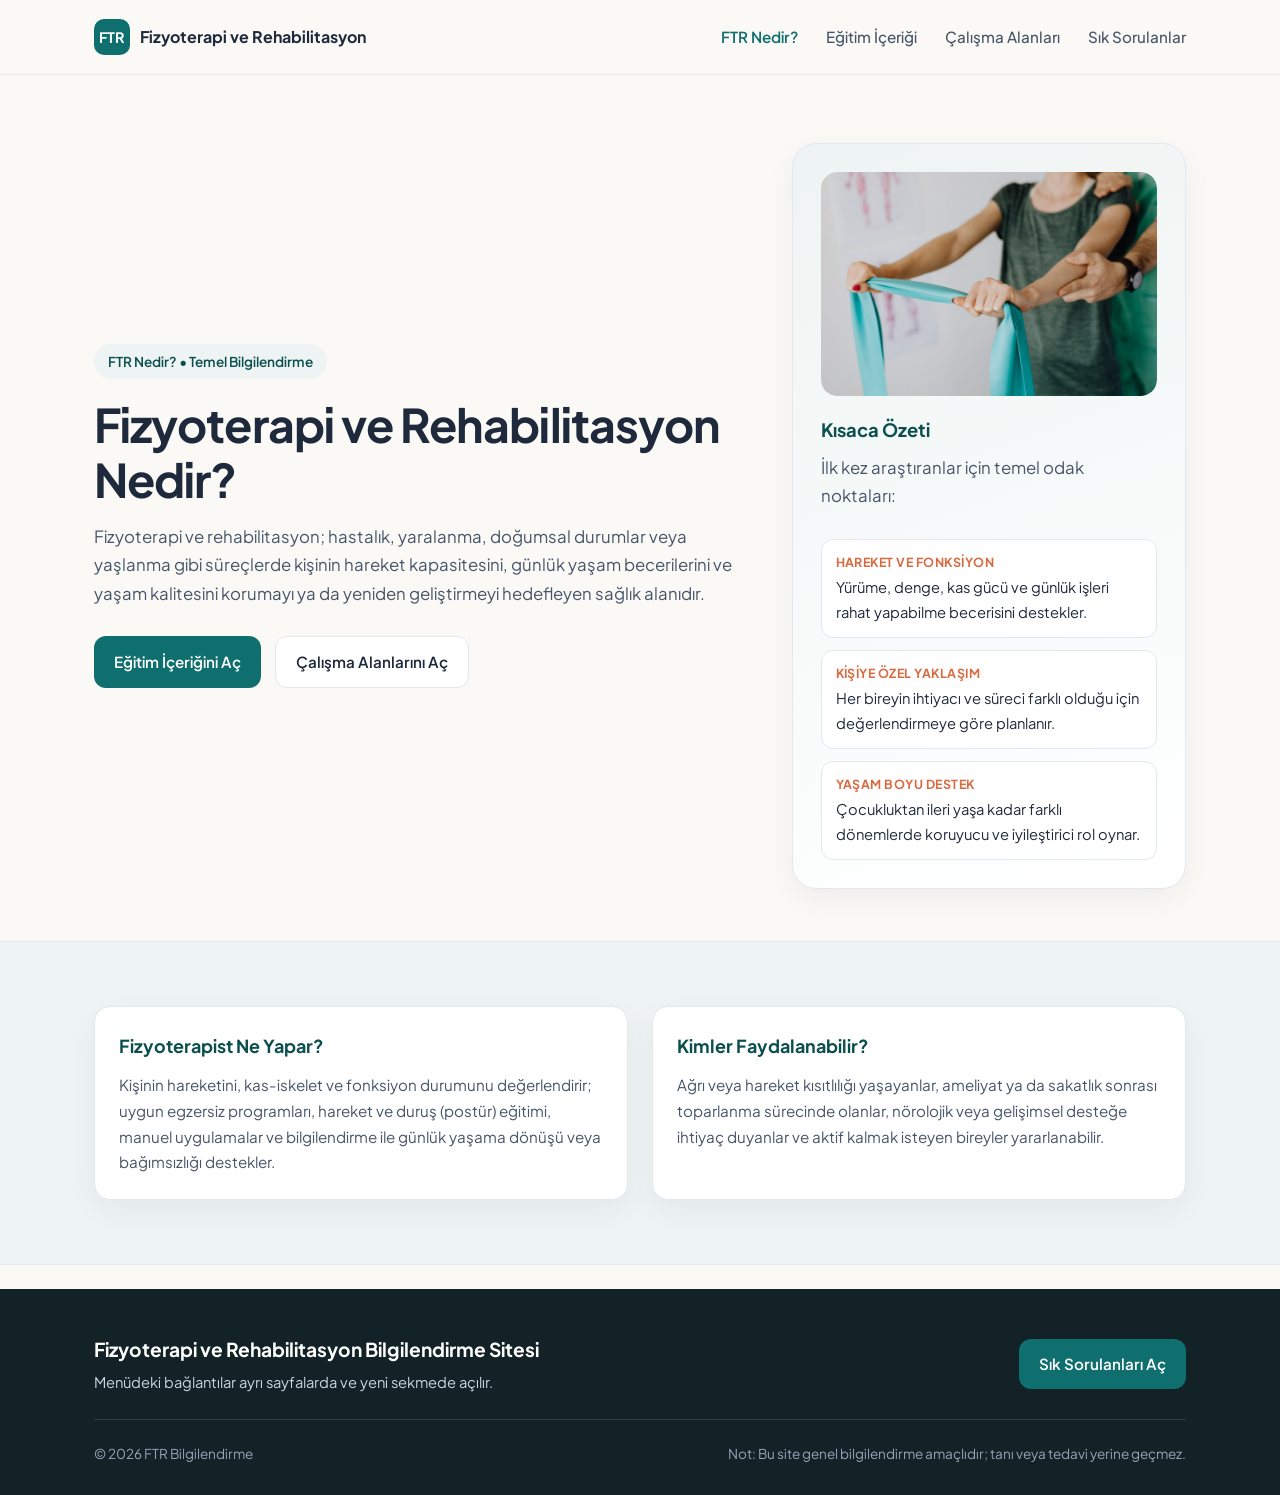
<file: index.html>
<!DOCTYPE html>
<html lang="tr">
<head>
  <meta charset="UTF-8" />
  <meta name="viewport" content="width=device-width, initial-scale=1.0" />
  <title>Fizyoterapi ve Rehabilitasyon | FTR Nedir?</title>
  <link rel ="icon" href ="images/FTR.png" type ="image/x-icon">
  <link rel="preconnect" href="https://fonts.googleapis.com" />
  <link rel="preconnect" href="https://fonts.gstatic.com" crossorigin />
  <link href="https://fonts.googleapis.com/css2?family=Plus+Jakarta+Sans:wght@400;500;600;700&display=swap" rel="stylesheet" />
  <link rel="stylesheet" href="style.css" />
  <script src="script.js" defer></script>
</head>
<body>
  <header>
    <div class="container nav-wrap">
      <a href="index.html" class="brand">
        <span class="brand-mark">FTR</span>
        <span>Fizyoterapi ve Rehabilitasyon</span>
      </a>

      <button class="menu-toggle" id="menuToggle" aria-label="Menüyü aç veya kapat" aria-expanded="false">
        ☰
      </button>

      <nav id="mainNav">
        <ul>
          <li><a href="index.html" class="active">FTR Nedir?</a></li>
          <li><a href="egitim.html" >Eğitim İçeriği</a></li>
          <li><a href="alanlar.html" >Çalışma Alanları</a></li>
          <li><a href="sss.html" >Sık Sorulanlar</a></li>
        </ul>
      </nav>
    </div>
  </header>

  <main>
    <!-- FTR Nedir? — Sade ve Anlaşılır Ana Sayfa -->
    <section class="hero">
      <div class="container hero-grid">
        <div>
          <span class="eyebrow">FTR Nedir? • Temel Bilgilendirme</span>
          <h1>Fizyoterapi ve Rehabilitasyon Nedir?</h1>
          <p>
            Fizyoterapi ve rehabilitasyon; hastalık, yaralanma, doğumsal durumlar veya yaşlanma gibi süreçlerde kişinin hareket kapasitesini, günlük yaşam becerilerini ve yaşam kalitesini korumayı ya da yeniden geliştirmeyi hedefleyen sağlık alanıdır.
          </p>
          <div class="btn-group">
            <a href="egitim.html" target="_blank" rel="noopener noreferrer" class="btn btn-primary">Eğitim İçeriğini Aç</a>
            <a href="alanlar.html" target="_blank" rel="noopener noreferrer" class="btn btn-secondary">Çalışma Alanlarını Aç</a>
          </div>
        </div>

        <aside class="hero-card" aria-label="Temel özet ve görsel">
          <figure class="media-box media-hero">
            <img src="images/ftr6.jpg" alt="Fizyoterapi ve rehabilitasyon sürecinde hareket ve değerlendirme anı" />
          </figure>
          <h2>Kısaca Özeti</h2>
          <p class="card-intro">
            İlk kez araştıranlar için temel odak noktaları:
          </p>
          <ul class="hero-pillars">
            <li>
              <span>Hareket ve Fonksiyon</span>
              Yürüme, denge, kas gücü ve günlük işleri rahat yapabilme becerisini destekler.
            </li>
            <li>
              <span>Kişiye Özel Yaklaşım</span>
              Her bireyin ihtiyacı ve süreci farklı olduğu için değerlendirmeye göre planlanır.
            </li>
            <li>
              <span>Yaşam Boyu Destek</span>
              Çocukluktan ileri yaşa kadar farklı dönemlerde koruyucu ve iyileştirici rol oynar.
            </li>
          </ul>
        </aside>
      </div>
    </section>

    <section class="soft-band">
      <div class="container">
        <div class="two-col">
          <div class="info-box">
            <h3>Fizyoterapist Ne Yapar?</h3>
            <p>
              Kişinin hareketini, kas-iskelet ve fonksiyon durumunu değerlendirir; uygun egzersiz programları, hareket ve duruş (postür) eğitimi, manuel uygulamalar ve bilgilendirme ile günlük yaşama dönüşü veya bağımsızlığı destekler.
            </p>
          </div>

          <div class="info-box">
            <h3>Kimler Faydalanabilir?</h3>
            <p>
              Ağrı veya hareket kısıtlılığı yaşayanlar, ameliyat ya da sakatlık sonrası toparlanma sürecinde olanlar, nörolojik veya gelişimsel desteğe ihtiyaç duyanlar ve aktif kalmak isteyen bireyler yararlanabilir.
            </p>
          </div>
        </div>
      </div>
    </section>
  </main>

  <footer>
    <div class="container">
      <div class="footer-top">
        <div>
          <h3>Fizyoterapi ve Rehabilitasyon Bilgilendirme Sitesi</h3>
          <p>Menüdeki bağlantılar ayrı sayfalarda ve yeni sekmede açılır.</p>
        </div>
        <a href="sss.html" class="btn btn-primary">Sık Sorulanları Aç</a>
      </div>

      <div class="footer-bottom">
        <span>© <span id="year"></span> FTR Bilgilendirme</span>
        <span>Not: Bu site genel bilgilendirme amaçlıdır; tanı veya tedavi yerine geçmez.</span>
      </div>
    </div>
  </footer>
</body>
</html>
</file>
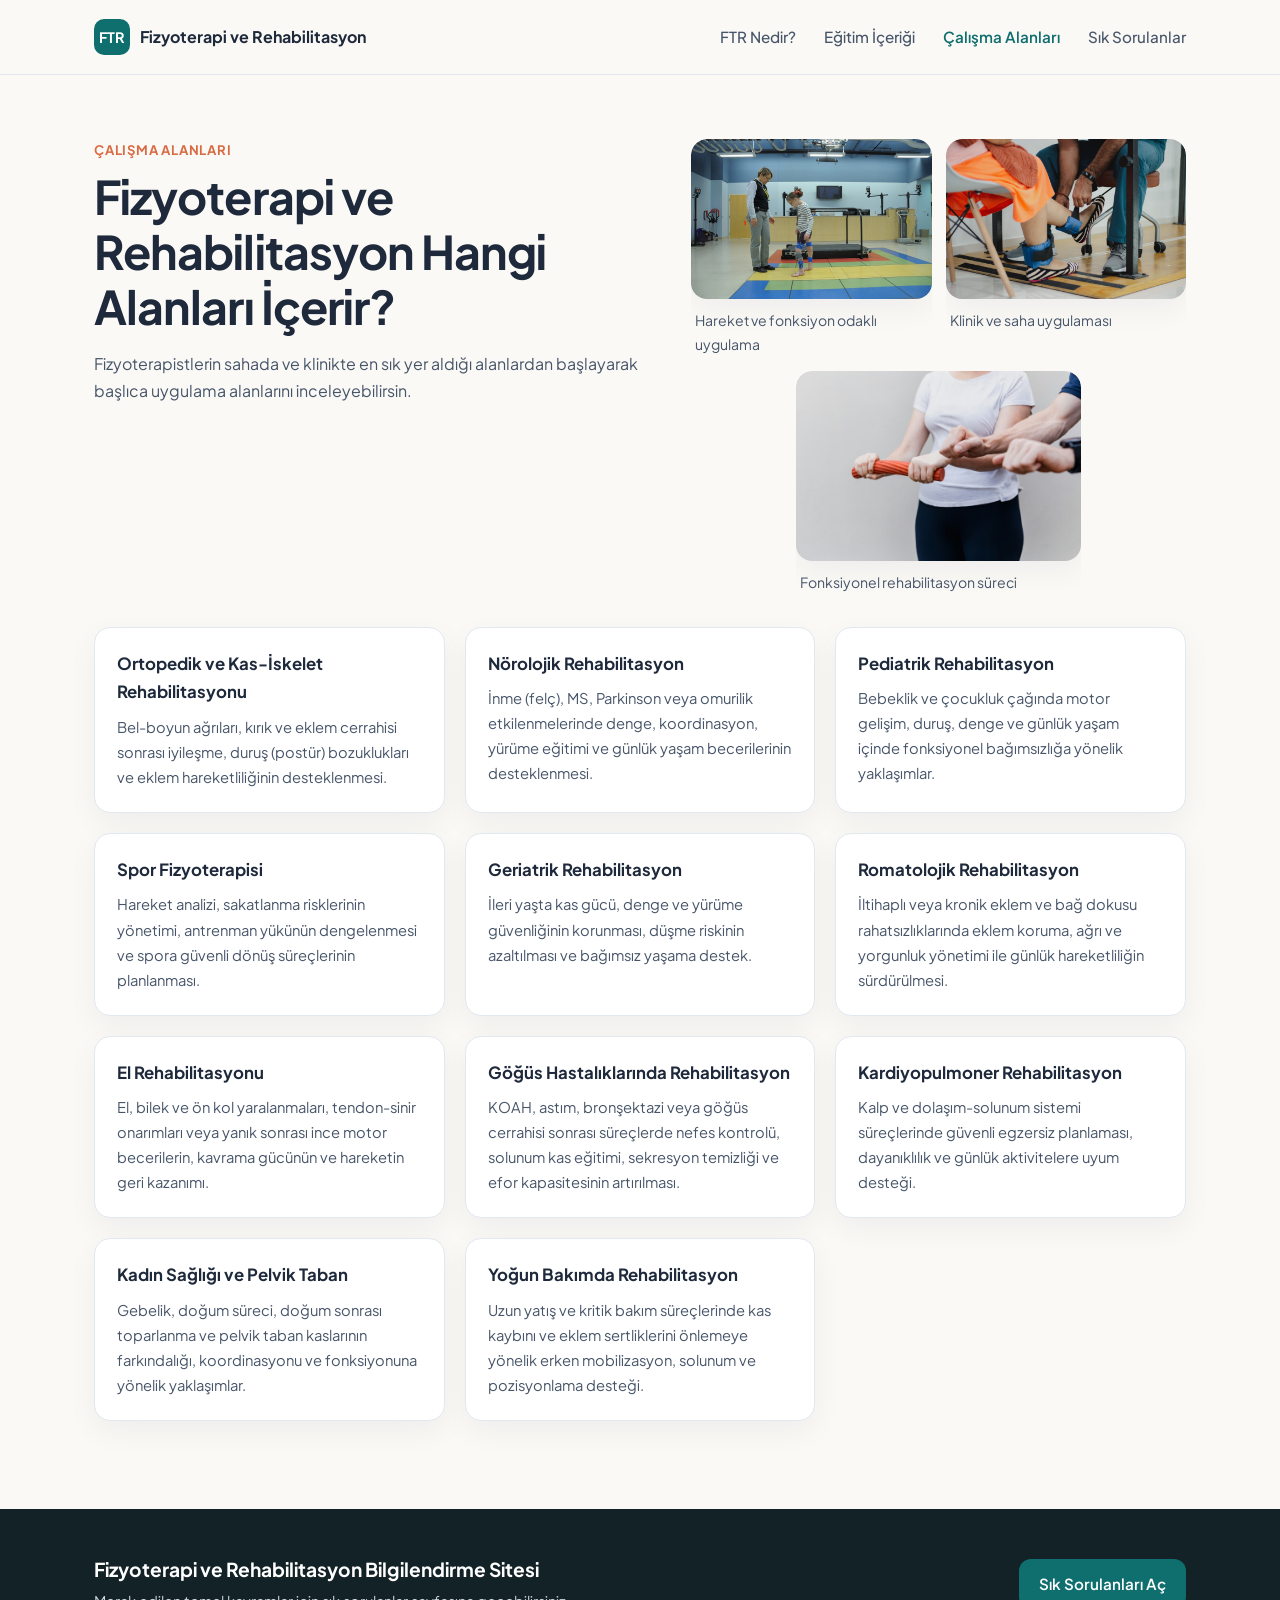
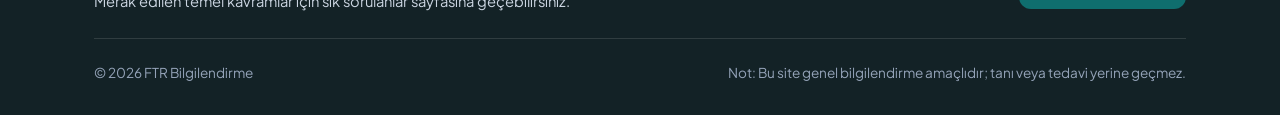
<file: alanlar.html>
<!DOCTYPE html>
<html lang="tr">
<head>
  <meta charset="UTF-8" />
  <meta name="viewport" content="width=device-width, initial-scale=1.0" />
  <title>Çalışma Alanları | Fizyoterapi ve Rehabilitasyon</title>
  <link rel ="icon" href ="images/FTR.png" type ="image/x-icon">
  <link rel="preconnect" href="https://fonts.googleapis.com" />
  <link rel="preconnect" href="https://fonts.gstatic.com" crossorigin />
  <link href="https://fonts.googleapis.com/css2?family=Plus+Jakarta+Sans:wght@400;500;600;700&display=swap" rel="stylesheet" />
  <link rel="stylesheet" href="style.css" />
  <script src="script.js" defer></script>
</head>
<body>
  <header>
    <div class="container nav-wrap">
      <a href="index.html" class="brand">
        <span class="brand-mark">FTR</span>
        <span>Fizyoterapi ve Rehabilitasyon</span>
      </a>

      <button class="menu-toggle" id="menuToggle" aria-label="Menüyü aç veya kapat" aria-expanded="false">
        ☰
      </button>

      <nav id="mainNav">
        <ul>
          <li><a href="index.html" >FTR Nedir?</a></li>
          <li><a href="egitim.html" >Eğitim İçeriği</a></li>
          <li><a href="alanlar.html" class="active">Çalışma Alanları</a></li>
          <li><a href="sss.html" >Sık Sorulanlar</a></li>
        </ul>
      </nav>
    </div>
  </header>

  <main>
    <section>
      <div class="container">
        <div class="alanlar-top">
          <div class="alanlar-intro section-header">
            <span class="section-tag">Çalışma Alanları</span>
            <h1 class="page-title">Fizyoterapi ve Rehabilitasyon Hangi Alanları İçerir?</h1>
            <p class="section-desc">
              Fizyoterapistlerin sahada ve klinikte en sık yer aldığı alanlardan başlayarak başlıca uygulama alanlarını inceleyebilirsin.
            </p>
          </div>

          <aside class="alanlar-gallery" aria-label="Çalışma alanlarından görseller">
            <figure class="media-box">
              <img src="images/ftr4.jpg" alt="Fizyoterapi ve rehabilitasyon uygulama alanlarından hareket desteği sahnesi" />
              <figcaption>Hareket ve fonksiyon odaklı uygulama</figcaption>
            </figure>

            <figure class="media-box">
              <img src="images/ftr1.jpg" alt="Çalışma alanları görseli 2" />
              <figcaption>Klinik ve saha uygulaması</figcaption>
            </figure>

            <figure class="media-box">
              <img src="images/ftr3.jpg" alt="Çalışma alanları görseli 3" />
              <figcaption>Fonksiyonel rehabilitasyon süreci</figcaption>
            </figure>
          </aside>
        </div>

        <div class="area-grid">
          <article class="area-card">
            <h3>Ortopedik ve Kas-İskelet Rehabilitasyonu</h3>
            <p>Bel-boyun ağrıları, kırık ve eklem cerrahisi sonrası iyileşme, duruş (postür) bozuklukları ve eklem hareketliliğinin desteklenmesi.</p>
          </article>

          <article class="area-card">
            <h3>Nörolojik Rehabilitasyon</h3>
            <p>İnme (felç), MS, Parkinson veya omurilik etkilenmelerinde denge, koordinasyon, yürüme eğitimi ve günlük yaşam becerilerinin desteklenmesi.</p>
          </article>

          <article class="area-card">
            <h3>Pediatrik Rehabilitasyon</h3>
            <p>Bebeklik ve çocukluk çağında motor gelişim, duruş, denge ve günlük yaşam içinde fonksiyonel bağımsızlığa yönelik yaklaşımlar.</p>
          </article>

          <article class="area-card">
            <h3>Spor Fizyoterapisi</h3>
            <p>Hareket analizi, sakatlanma risklerinin yönetimi, antrenman yükünün dengelenmesi ve spora güvenli dönüş süreçlerinin planlanması.</p>
          </article>

          <article class="area-card">
            <h3>Geriatrik Rehabilitasyon</h3>
            <p>İleri yaşta kas gücü, denge ve yürüme güvenliğinin korunması, düşme riskinin azaltılması ve bağımsız yaşama destek.</p>
          </article>

          <article class="area-card">
            <h3>Romatolojik Rehabilitasyon</h3>
            <p>İltihaplı veya kronik eklem ve bağ dokusu rahatsızlıklarında eklem koruma, ağrı ve yorgunluk yönetimi ile günlük hareketliliğin sürdürülmesi.</p>
          </article>

          <article class="area-card">
            <h3>El Rehabilitasyonu</h3>
            <p>El, bilek ve ön kol yaralanmaları, tendon-sinir onarımları veya yanık sonrası ince motor becerilerin, kavrama gücünün ve hareketin geri kazanımı.</p>
          </article>

          <article class="area-card">
            <h3>Göğüs Hastalıklarında Rehabilitasyon</h3>
            <p>KOAH, astım, bronşektazi veya göğüs cerrahisi sonrası süreçlerde nefes kontrolü, solunum kas eğitimi, sekresyon temizliği ve efor kapasitesinin artırılması.</p>
          </article>

          <article class="area-card">
            <h3>Kardiyopulmoner Rehabilitasyon</h3>
            <p>Kalp ve dolaşım-solunum sistemi süreçlerinde güvenli egzersiz planlaması, dayanıklılık ve günlük aktivitelere uyum desteği.</p>
          </article>

          <article class="area-card">
            <h3>Kadın Sağlığı ve Pelvik Taban</h3>
            <p>Gebelik, doğum süreci, doğum sonrası toparlanma ve pelvik taban kaslarının farkındalığı, koordinasyonu ve fonksiyonuna yönelik yaklaşımlar.</p>
          </article>

          <article class="area-card">
            <h3>Yoğun Bakımda Rehabilitasyon</h3>
            <p>Uzun yatış ve kritik bakım süreçlerinde kas kaybını ve eklem sertliklerini önlemeye yönelik erken mobilizasyon, solunum ve pozisyonlama desteği.</p>
          </article>
        </div>
      </div>
    </section>
  </main>

  <footer>
    <div class="container">
      <div class="footer-top">
        <div>
          <h3>Fizyoterapi ve Rehabilitasyon Bilgilendirme Sitesi</h3>
          <p>Merak edilen temel kavramlar için sık sorulanlar sayfasına geçebilirsiniz.</p>
        </div>
        <a href="sss.html" class="btn btn-primary">Sık Sorulanları Aç</a>
      </div>

      <div class="footer-bottom">
        <span>© <span id="year"></span> FTR Bilgilendirme</span>
        <span>Not: Bu site genel bilgilendirme amaçlıdır; tanı veya tedavi yerine geçmez.</span>
      </div>
    </div>
  </footer>
</body>
</html>
</file>
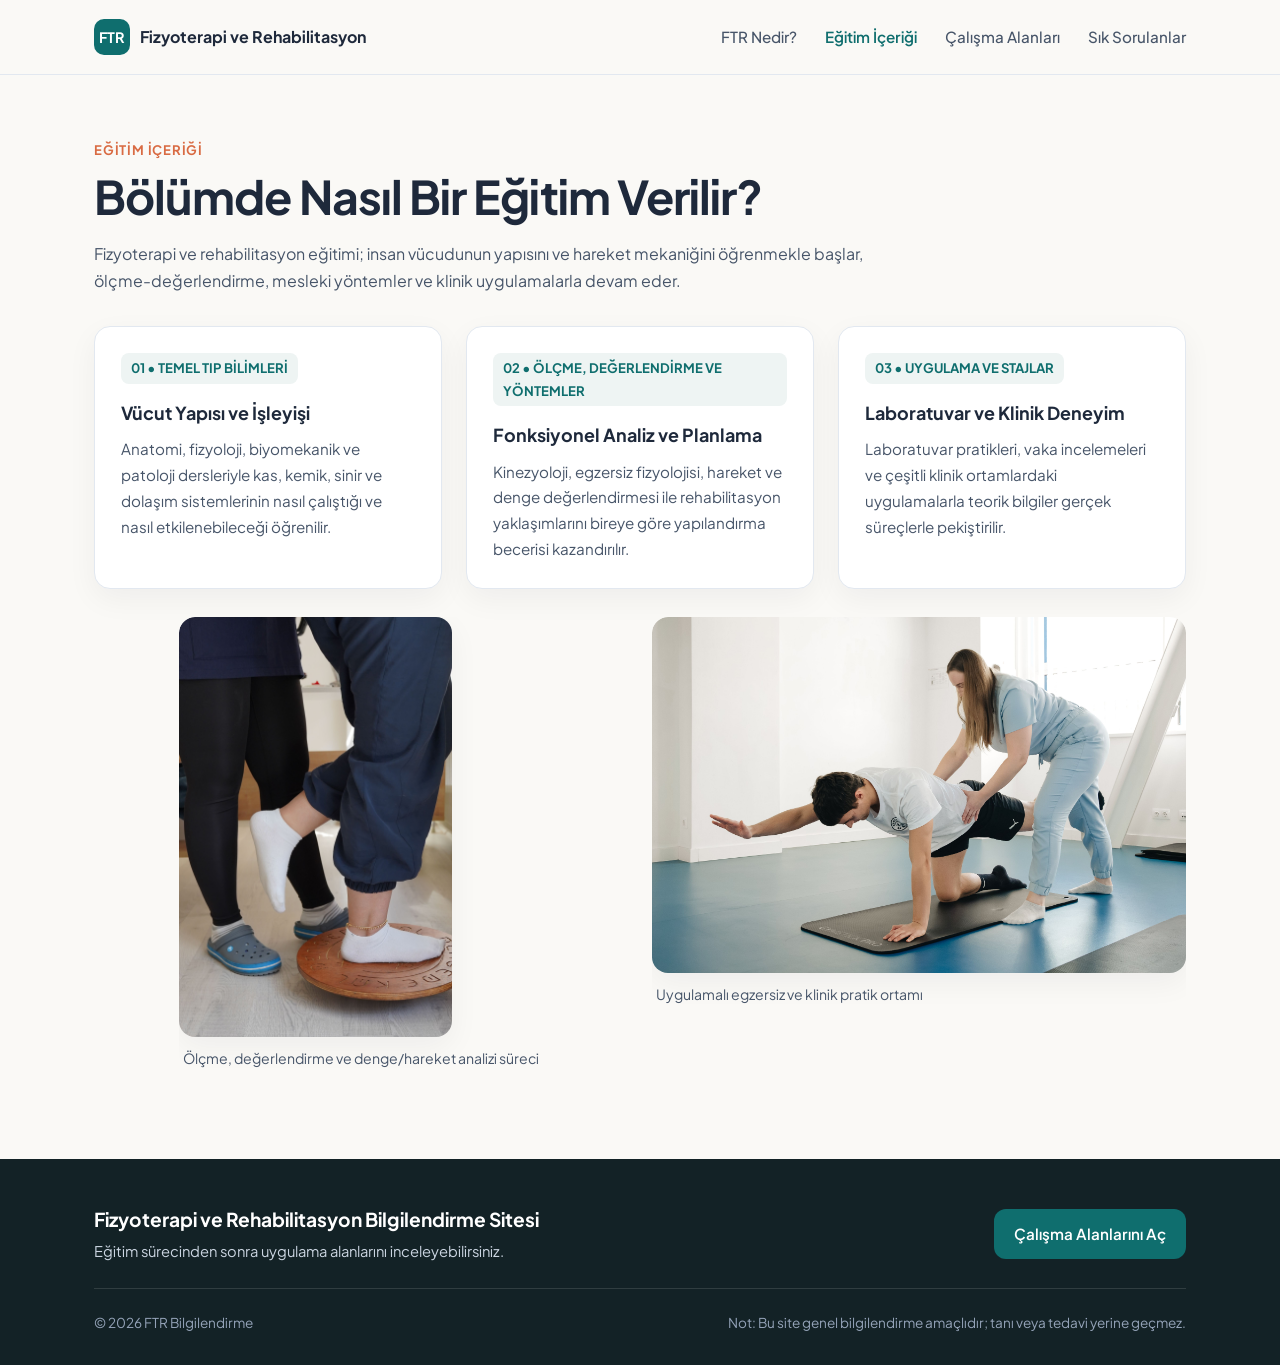
<file: egitim.html>
<!DOCTYPE html>
<html lang="tr">
<head>
  <meta charset="UTF-8" />
  <meta name="viewport" content="width=device-width, initial-scale=1.0" />
  <title>Eğitim İçeriği | Fizyoterapi ve Rehabilitasyon</title>
  <link rel ="icon" href ="images/FTR.png" type ="image/x-icon">
  <link rel="preconnect" href="https://fonts.googleapis.com" />
  <link rel="preconnect" href="https://fonts.gstatic.com" crossorigin />
  <link href="https://fonts.googleapis.com/css2?family=Plus+Jakarta+Sans:wght@400;500;600;700&display=swap" rel="stylesheet" />
  <link rel="stylesheet" href="style.css" />
  <script src="script.js" defer></script>
</head>
<body>
  <header>
    <div class="container nav-wrap">
      <a href="index.html" class="brand">
        <span class="brand-mark">FTR</span>
        <span>Fizyoterapi ve Rehabilitasyon</span>
      </a>

      <button class="menu-toggle" id="menuToggle" aria-label="Menüyü aç veya kapat" aria-expanded="false">
        ☰
      </button>

      <nav id="mainNav">
        <ul>
          <li><a href="index.html" >FTR Nedir?</a></li>
          <li><a href="egitim.html" class="active">Eğitim İçeriği</a></li>
          <li><a href="alanlar.html" >Çalışma Alanları</a></li>
          <li><a href="sss.html" >Sık Sorulanlar</a></li>
        </ul>
      </nav>
    </div>
  </header>

  <main>
    <section>
      <div class="container">
        <div class="section-header">
          <span class="section-tag">Eğitim İçeriği</span>
          <h1 class="page-title">Bölümde Nasıl Bir Eğitim Verilir?</h1>
          <p class="section-desc">
            Fizyoterapi ve rehabilitasyon eğitimi; insan vücudunun yapısını ve hareket mekaniğini öğrenmekle başlar, ölçme-değerlendirme, mesleki yöntemler ve klinik uygulamalarla devam eder.
          </p>
        </div>

        <div class="steps-grid">
          <div class="step-card">
            <span class="step-num">01 • TEMEL TIP BİLİMLERİ</span>
            <h3>Vücut Yapısı ve İşleyişi</h3>
            <p>
              Anatomi, fizyoloji, biyomekanik ve patoloji dersleriyle kas, kemik, sinir ve dolaşım sistemlerinin nasıl çalıştığı ve nasıl etkilenebileceği öğrenilir.
            </p>
          </div>

          <div class="step-card">
            <span class="step-num">02 • ÖLÇME, DEĞERLENDİRME VE YÖNTEMLER</span>
            <h3>Fonksiyonel Analiz ve Planlama</h3>
            <p>
              Kinezyoloji, egzersiz fizyolojisi, hareket ve denge değerlendirmesi ile rehabilitasyon yaklaşımlarını bireye göre yapılandırma becerisi kazandırılır.
            </p>
          </div>

          <div class="step-card">
            <span class="step-num">03 • UYGULAMA VE STAJLAR</span>
            <h3>Laboratuvar ve Klinik Deneyim</h3>
            <p>
              Laboratuvar pratikleri, vaka incelemeleri ve çeşitli klinik ortamlardaki uygulamalarla teorik bilgiler gerçek süreçlerle pekiştirilir.
            </p>
          </div>
        </div>

      <div class="media-strip">
        <figure class="media-box">
            <img src="images/ftr2.jpg" alt="Denge ve hareket değerlendirme çalışması" />
            <figcaption>Ölçme, değerlendirme ve denge/hareket analizi süreci</figcaption>
        </figure>

        <figure class="media-box">
            <img src="images/ftr5.jpg" alt="Uygulamalı egzersiz ve klinik çalışma ortamı" />
            <figcaption>Uygulamalı egzersiz ve klinik pratik ortamı</figcaption>
        </figure>
       </div>
      </div>
    </section>
  </main>

  <footer>
    <div class="container">
      <div class="footer-top">
        <div>
          <h3>Fizyoterapi ve Rehabilitasyon Bilgilendirme Sitesi</h3>
          <p>Eğitim sürecinden sonra uygulama alanlarını inceleyebilirsiniz.</p>
        </div>
        <a href="alanlar.html" class="btn btn-primary">Çalışma Alanlarını Aç</a>
      </div>

      <div class="footer-bottom">
        <span>© <span id="year"></span> FTR Bilgilendirme</span>
        <span>Not: Bu site genel bilgilendirme amaçlıdır; tanı veya tedavi yerine geçmez.</span>
      </div>
    </div>
  </footer>
</body>
</html>
</file>
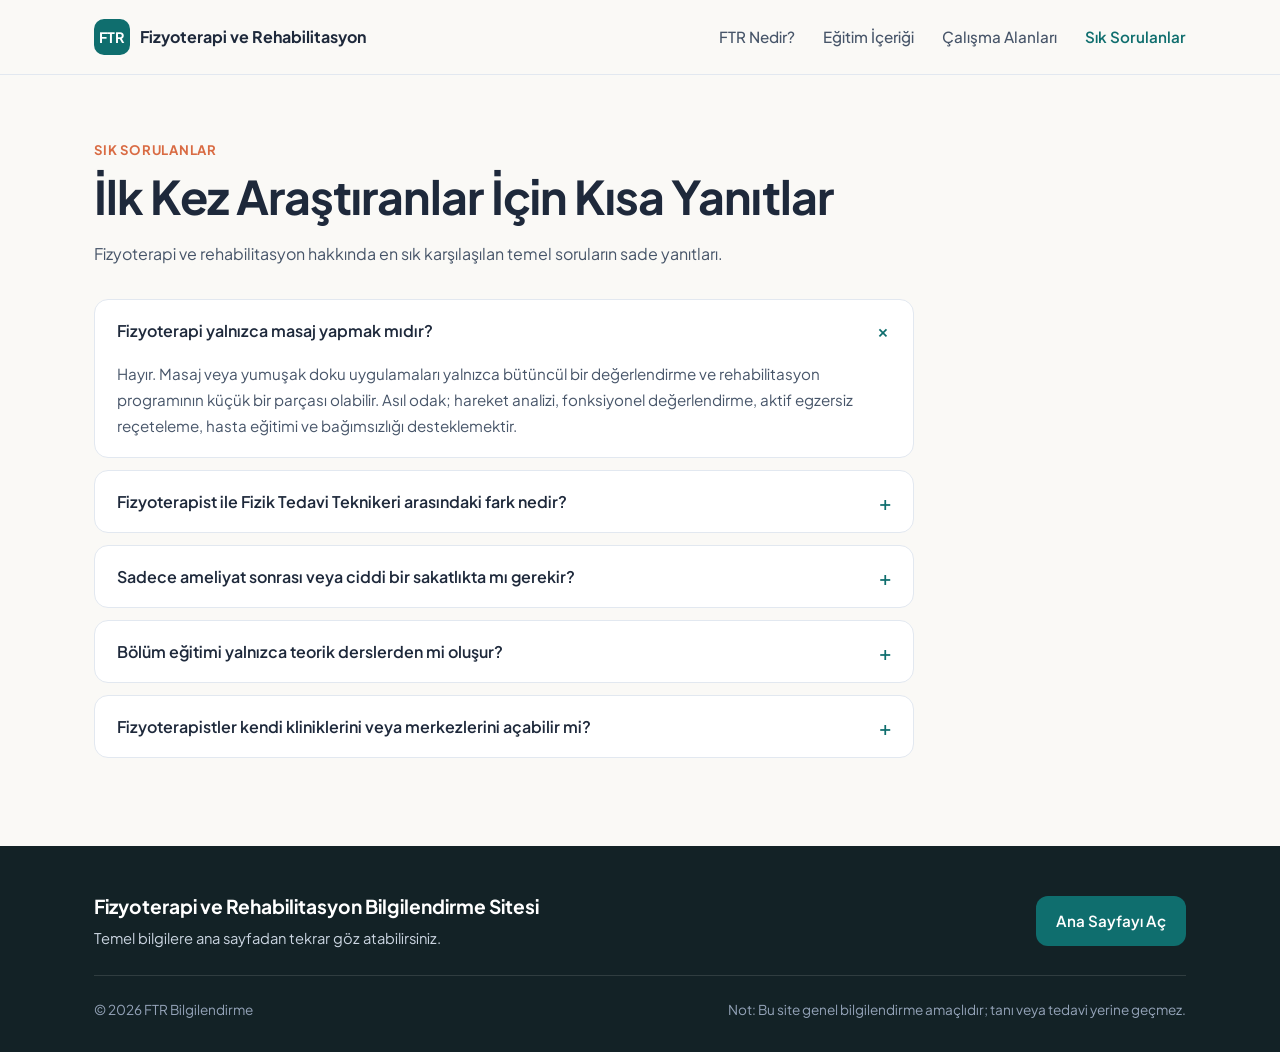
<file: sss.html>
<!DOCTYPE html>
<html lang="tr">
<head>
  <meta charset="UTF-8" />
  <meta name="viewport" content="width=device-width, initial-scale=1.0" />
  <title>Sık Sorulanlar | Fizyoterapi ve Rehabilitasyon</title>
  <link rel ="icon" href ="images/FTR.png" type ="image/x-icon">
  <link rel="preconnect" href="https://fonts.googleapis.com" />
  <link rel="preconnect" href="https://fonts.gstatic.com" crossorigin />
  <link href="https://fonts.googleapis.com/css2?family=Plus+Jakarta+Sans:wght@400;500;600;700&display=swap" rel="stylesheet" />
  <link rel="stylesheet" href="style.css" />
  <script src="script.js" defer></script>
</head>
<body>
  <header>
    <div class="container nav-wrap">
      <a href="index.html" class="brand">
        <span class="brand-mark">FTR</span>
        <span>Fizyoterapi ve Rehabilitasyon</span>
      </a>

      <button class="menu-toggle" id="menuToggle" aria-label="Menüyü aç veya kapat" aria-expanded="false">
        ☰
      </button>

      <nav id="mainNav">
        <ul>
          <li><a href="index.html" >FTR Nedir?</a></li>
          <li><a href="egitim.html" >Eğitim İçeriği</a></li>
          <li><a href="alanlar.html" >Çalışma Alanları</a></li>
          <li><a href="sss.html" class="active">Sık Sorulanlar</a></li>
        </ul>
      </nav>
    </div>
  </header>

  <main>
    <section>
      <div class="container">
        <div class="section-header">
          <span class="section-tag">Sık Sorulanlar</span>
          <h1 class="page-title">İlk Kez Araştıranlar İçin Kısa Yanıtlar</h1>
          <p class="section-desc">
            Fizyoterapi ve rehabilitasyon hakkında en sık karşılaşılan temel soruların sade yanıtları.
          </p>
        </div>

        <div class="faq-list">
          <div class="faq-item open">
            <button class="faq-question" aria-expanded="true">
              <span>Fizyoterapi yalnızca masaj yapmak mıdır?</span>
              <span class="faq-icon">+</span>
            </button>
            <div class="faq-answer">
              <div class="faq-answer-inner">
                Hayır. Masaj veya yumuşak doku uygulamaları yalnızca bütüncül bir değerlendirme ve rehabilitasyon programının küçük bir parçası olabilir. Asıl odak; hareket analizi, fonksiyonel değerlendirme, aktif egzersiz reçeteleme, hasta eğitimi ve bağımsızlığı desteklemektir.
              </div>
            </div>
          </div>

          <div class="faq-item">
            <button class="faq-question" aria-expanded="false">
              <span>Fizyoterapist ile Fizik Tedavi Teknikeri arasındaki fark nedir?</span>
              <span class="faq-icon">+</span>
            </button>
            <div class="faq-answer">
              <div class="faq-answer-inner">
                Fizyoterapist, 4 yıllık lisans eğitimi almış; hasta değerlendirme, uygulama planlama ve klinik karar verme yetkisine sahip sağlık profesyonelidir. Tekniker ise 2 yıllık ön lisans mezunudur ve belirlenen programın uygulanmasında yardımcı rol üstlenir.
              </div>
            </div>
          </div>

          <div class="faq-item">
            <button class="faq-question" aria-expanded="false">
              <span>Sadece ameliyat sonrası veya ciddi bir sakatlıkta mı gerekir?</span>
              <span class="faq-icon">+</span>
            </button>
            <div class="faq-answer">
              <div class="faq-answer-inner">
                Hayır. Koruyucu yaklaşımlar, duruş ve hareket alışkanlıkları, kronik zorlanmalar, nörolojik veya gelişimsel süreçler ve yaşlanmaya bağlı hareket değişiklikleri gibi pek çok durumda gündeme gelebilir.
              </div>
            </div>
          </div>

          <div class="faq-item">
            <button class="faq-question" aria-expanded="false">
              <span>Bölüm eğitimi yalnızca teorik derslerden mi oluşur?</span>
              <span class="faq-icon">+</span>
            </button>
            <div class="faq-answer">
              <div class="faq-answer-inner">
                Hayır. Temel bilim derslerinin yanı sıra laboratuvar uygulamaları, vaka çalışmaları ve klinik ortamlardaki uygulamalar eğitimin temel parçalarıdır.
              </div>
            </div>
          </div>

          <div class="faq-item">
            <button class="faq-question" aria-expanded="false">
              <span>Fizyoterapistler kendi kliniklerini veya merkezlerini açabilir mi?</span>
              <span class="faq-icon">+</span>
            </button>
            <div class="faq-answer">
              <div class="faq-answer-inner">
                  Evet. Fizyoterapistler, mesleklerini serbest olarak icra etme hak ve yetkilerine sahip olmaları koşuluyla, Sağlık Bakanlığından ruhsat alarak kendi adlarına sağlık meslek hizmet birimi açabilirler. Bu birimlerin açılması ve faaliyet göstermesi, ilgili yönetmelikte belirtilen şartlara tabidir.
              </div>
            </div>
          </div>
        </div>
      </div>
    </section>
  </main>

  <footer>
    <div class="container">
      <div class="footer-top">
        <div>
          <h3>Fizyoterapi ve Rehabilitasyon Bilgilendirme Sitesi</h3>
          <p>Temel bilgilere ana sayfadan tekrar göz atabilirsiniz.</p>
        </div>
        <a href="index.html" class="btn btn-primary">Ana Sayfayı Aç</a>
      </div>

      <div class="footer-bottom">
        <span>© <span id="year"></span> FTR Bilgilendirme</span>
        <span>Not: Bu site genel bilgilendirme amaçlıdır; tanı veya tedavi yerine geçmez.</span>
      </div>
    </div>
  </footer>
</body>
</html>
</file>
<file: style.css>
:root {
  --bg: #FAF9F6;
  --surface: #FFFFFF;
  --surface-soft: #EEF4F3;
  --text: #1E293B;
  --text-muted: #475569;
  --primary: #0F6E6E;
  --primary-dark: #0A4E4E;
  --accent: #D96B43;
  --border: #E2E8F0;
  --radius: 16px;
  --shadow: 0 10px 30px rgba(15, 23, 42, 0.05);
  --container: 1140px;
}

* {
  box-sizing: border-box;
  margin: 0;
  padding: 0;
}

html {
  scroll-behavior: smooth;
}

body {
  font-family: "Plus Jakarta Sans", -apple-system, BlinkMacSystemFont, sans-serif;
  background-color: var(--bg);
  color: var(--text);
  line-height: 1.7;
  -webkit-font-smoothing: antialiased;
}

.container {
  width: 100%;
  max-width: var(--container);
  margin: 0 auto;
  padding: 0 24px;
}

/* Üst Menü */
header {
  position: sticky;
  top: 0;
  z-index: 100;
  background: rgba(250, 249, 246, 0.94);
  backdrop-filter: blur(10px);
  border-bottom: 1px solid var(--border);
}

.nav-wrap {
  display: flex;
  align-items: center;
  justify-content: space-between;
  height: 74px;
  gap: 16px;
}

.brand {
  display: flex;
  align-items: center;
  gap: 10px;
  text-decoration: none;
  color: var(--text);
  font-weight: 700;
  font-size: 1rem;
}

.brand-mark {
  width: 36px;
  height: 36px;
  border-radius: 10px;
  background: var(--primary);
  color: #FFFFFF;
  display: grid;
  place-items: center;
  font-weight: 700;
  font-size: 0.9rem;
}

nav ul {
  list-style: none;
  display: flex;
  gap: 28px;
}

nav a {
  text-decoration: none;
  color: var(--text-muted);
  font-weight: 500;
  font-size: 0.95rem;
  transition: color 0.2s ease;
}

nav a:hover,
nav a.active {
  color: var(--primary);
  font-weight: 600;
}

.menu-toggle {
  display: none;
  background: none;
  border: 1px solid var(--border);
  border-radius: 10px;
  padding: 8px 12px;
  font-size: 1.1rem;
  color: var(--text);
  cursor: pointer;
}

/* Hero & Başlıklar */
.hero {
  padding: 68px 0 52px;
}

.hero-grid {
  display: grid;
  grid-template-columns: 1.25fr 0.75fr;
  gap: 40px;
  align-items: center;
}

.eyebrow {
  display: inline-block;
  background: var(--surface-soft);
  color: var(--primary-dark);
  font-weight: 600;
  font-size: 0.85rem;
  padding: 6px 14px;
  border-radius: 999px;
  margin-bottom: 18px;
}

h1,
h1.page-title {
  font-size: clamp(2rem, 3.8vw, 2.9rem);
  line-height: 1.18;
  letter-spacing: -0.02em;
  margin-bottom: 16px;
}

.hero p {
  font-size: 1.05rem;
  color: var(--text-muted);
  max-width: 60ch;
  margin-bottom: 28px;
}

.btn-group {
  display: flex;
  flex-wrap: wrap;
  gap: 14px;
}

.btn {
  display: inline-flex;
  align-items: center;
  justify-content: center;
  padding: 12px 20px;
  border-radius: 12px;
  font-weight: 600;
  font-size: 0.95rem;
  text-decoration: none;
  border: none;
  cursor: pointer;
  transition: transform 0.15s ease, background-color 0.2s ease;
}

.btn-primary {
  background: var(--primary);
  color: #FFFFFF;
}

.btn-primary:hover {
  background: var(--primary-dark);
  transform: translateY(-1px);
}

.btn-secondary {
  background: var(--surface);
  color: var(--text);
  border: 1px solid var(--border);
}

.btn-secondary:hover {
  border-color: var(--primary);
  color: var(--primary);
}

.hero-card {
  background: linear-gradient(160deg, var(--surface-soft) 0%, #FFFFFF 100%);
  border: 1px solid var(--border);
  border-radius: 24px;
  padding: 28px;
  box-shadow: var(--shadow);
}

.hero-card h2 {
  font-size: 1.15rem;
  margin-bottom: 8px;
  color: var(--primary-dark);
}

.card-intro {
  font-size: 0.92rem;
  color: var(--text-muted);
}

.hero-pillars {
  list-style: none;
  display: grid;
  gap: 12px;
  margin-top: 16px;
}

.hero-pillars li {
  background: var(--surface);
  border: 1px solid var(--border);
  border-radius: 12px;
  padding: 12px 14px;
  font-size: 0.92rem;
  color: var(--text);
}

.hero-pillars span {
  display: block;
  font-weight: 700;
  color: var(--accent);
  font-size: 0.78rem;
  text-transform: uppercase;
  letter-spacing: 0.04em;
  margin-bottom: 2px;
}

/* Bölümler */
section {
  padding: 64px 0;
}

.soft-band {
  background: var(--surface-soft);
  border-top: 1px solid var(--border);
  border-bottom: 1px solid var(--border);
}

.section-header {
  max-width: 68ch;
  margin-bottom: 32px;
}

.section-tag {
  color: var(--accent);
  font-weight: 700;
  font-size: 0.82rem;
  text-transform: uppercase;
  letter-spacing: 0.06em;
  margin-bottom: 8px;
  display: block;
}

.section-desc {
  color: var(--text-muted);
  font-size: 1rem;
}

.two-col {
  display: grid;
  grid-template-columns: 1fr 1fr;
  gap: 24px;
}

.info-box {
  background: var(--surface);
  border: 1px solid var(--border);
  border-radius: var(--radius);
  padding: 24px;
  box-shadow: var(--shadow);
}

.info-box h3 {
  font-size: 1.12rem;
  margin-bottom: 10px;
  color: var(--primary-dark);
}

.info-box p {
  color: var(--text-muted);
  font-size: 0.95rem;
}

/* Eğitim Adımları */
.steps-grid {
  display: grid;
  grid-template-columns: repeat(3, 1fr);
  gap: 24px;
}

.step-card {
  background: var(--surface);
  border: 1px solid var(--border);
  border-radius: var(--radius);
  padding: 26px;
  box-shadow: var(--shadow);
}

.step-num {
  display: inline-block;
  font-weight: 700;
  color: var(--primary);
  background: var(--surface-soft);
  padding: 4px 10px;
  border-radius: 8px;
  font-size: 0.82rem;
  margin-bottom: 14px;
}

.step-card h3 {
  font-size: 1.12rem;
  margin-bottom: 8px;
}

.step-card p {
  color: var(--text-muted);
  font-size: 0.95rem;
}

/* Çalışma Alanları Grupları */

.area-group:last-child {
  margin-bottom: 0;
}


.filter-btn:hover {
  border-color: var(--primary);
  color: var(--primary);
}

.filter-btn.active {
  background: var(--primary);
  border-color: var(--primary);
  color: #FFFFFF;
}

.area-grid {
  display: grid;
  grid-template-columns: repeat(3, 1fr);
  gap: 20px;
}

.area-card {
  background: var(--surface);
  border: 1px solid var(--border);
  border-radius: var(--radius);
  padding: 22px;
  box-shadow: var(--shadow);
  transition: border-color 0.2s ease, transform 0.15s ease;
}

.area-card:hover {
  border-color: var(--primary);
  transform: translateY(-2px);
}

.area-card.hidden {
  display: none;
}

.area-card h3 {
  font-size: 1.05rem;
  margin-bottom: 8px;
}

.area-card p {
  font-size: 0.92rem;
  color: var(--text-muted);
}

/* SSS / Accordion */
.faq-list {
  max-width: 820px;
  display: grid;
  gap: 12px;
}

.faq-item {
  background: var(--surface);
  border: 1px solid var(--border);
  border-radius: 14px;
  overflow: hidden;
}

.faq-question {
  width: 100%;
  background: none;
  border: none;
  padding: 18px 22px;
  text-align: left;
  font-family: inherit;
  font-size: 1rem;
  font-weight: 600;
  color: var(--text);
  display: flex;
  justify-content: space-between;
  align-items: center;
  gap: 16px;
  cursor: pointer;
}

.faq-question:hover {
  color: var(--primary);
}

.faq-icon {
  font-size: 1.25rem;
  font-weight: 500;
  color: var(--primary);
  transition: transform 0.2s ease;
  flex-shrink: 0;
}

.faq-item.open .faq-icon {
  transform: rotate(45deg);
}

.faq-answer {
  max-height: 0;
  overflow: hidden;
  transition: max-height 0.3s ease;
}

.faq-answer-inner {
  padding: 0 22px 18px;
  color: var(--text-muted);
  font-size: 0.95rem;
}

/* Footer */
footer {
  background: #132226;
  color: #E2E8F0;
  padding: 44px 0 30px;
  margin-top: 24px;
}

.footer-top {
  display: flex;
  flex-wrap: wrap;
  justify-content: space-between;
  align-items: center;
  gap: 20px;
  padding-bottom: 24px;
  border-bottom: 1px solid rgba(255, 255, 255, 0.12);
  margin-bottom: 22px;
}

.footer-top h3 {
  font-size: 1.2rem;
  color: #FFFFFF;
  margin-bottom: 4px;
}

.footer-top p {
  color: #CBD5E1;
  font-size: 0.92rem;
}

.footer-bottom {
  display: flex;
  flex-wrap: wrap;
  justify-content: space-between;
  gap: 16px;
  font-size: 0.85rem;
  color: #94A3B8;
}

/* Responsive */
@media (max-width: 900px) {
  .hero-grid,
  .two-col,
  .steps-grid,
  .area-grid {
    grid-template-columns: 1fr;
  }

  .menu-toggle {
    display: inline-block;
  }

  nav {
    display: none;
    position: absolute;
    top: 74px;
    left: 0;
    right: 0;
    background: var(--bg);
    border-bottom: 1px solid var(--border);
    padding: 18px 24px;
  }

  nav.open {
    display: block;
  }

  nav ul {
    flex-direction: column;
    gap: 14px;
  }
}

/* Görsel Kutuları — Resme Tam Oturan ve Arka Kutu Görünmeyen Yapı */
.media-box {
  background: transparent;
  border: none;
  border-radius: var(--radius);
  overflow: hidden;
  box-shadow: none;
  width: fit-content;
  max-width: 100%;
  margin-inline: auto;
  height: auto;
}

.media-box img {
  display: block;
  width: auto;
  max-width: 100%;
  height: auto;
  max-height: 420px;
  aspect-ratio: auto;
  object-fit: contain;
  border-radius: var(--radius);
  box-shadow: var(--shadow);
}

.media-hero {
  margin-bottom: 18px;
}

.media-banner {
  margin-bottom: 28px;
}

.media-strip {
  display: grid;
  grid-template-columns: repeat(2, 1fr);
  gap: 24px;
  margin-top: 28px;
}

.media-box figcaption {
  padding: 10px 4px 0;
  font-size: 0.88rem;
  color: var(--text-muted);
  background: transparent;
  border-top: none;
}

/* Alanlar Sayfası Üst Düzeni: Solda Metin, Sağda 2-3 Görsel */
.alanlar-top {
  display: grid;
  grid-template-columns: minmax(0, 1.15fr) minmax(0, 1fr);
  gap: 28px;
  align-items: start;
  margin-bottom: 32px;
}

.alanlar-intro {
  margin-bottom: 0;
}

.alanlar-gallery {
  display: grid;
  grid-template-columns: repeat(2, minmax(0, 1fr));
  gap: 14px;
  justify-items: center;
}

.alanlar-gallery .media-box {
  margin-inline: auto;
  width: fit-content;
  max-width: 100%;
}

.alanlar-gallery .media-box img {
  max-height: 190px;
}

.alanlar-gallery .media-box:nth-child(3):last-child {
  grid-column: 1 / -1;
}

@media (max-width: 900px) {
  .alanlar-top {
    grid-template-columns: 1fr;
  }

  .media-strip {
    grid-template-columns: 1fr;
  }

  .media-box img {
    max-height: 360px;
  }

  .alanlar-gallery .media-box img {
    max-height: 220px;
  }
}
</file>
